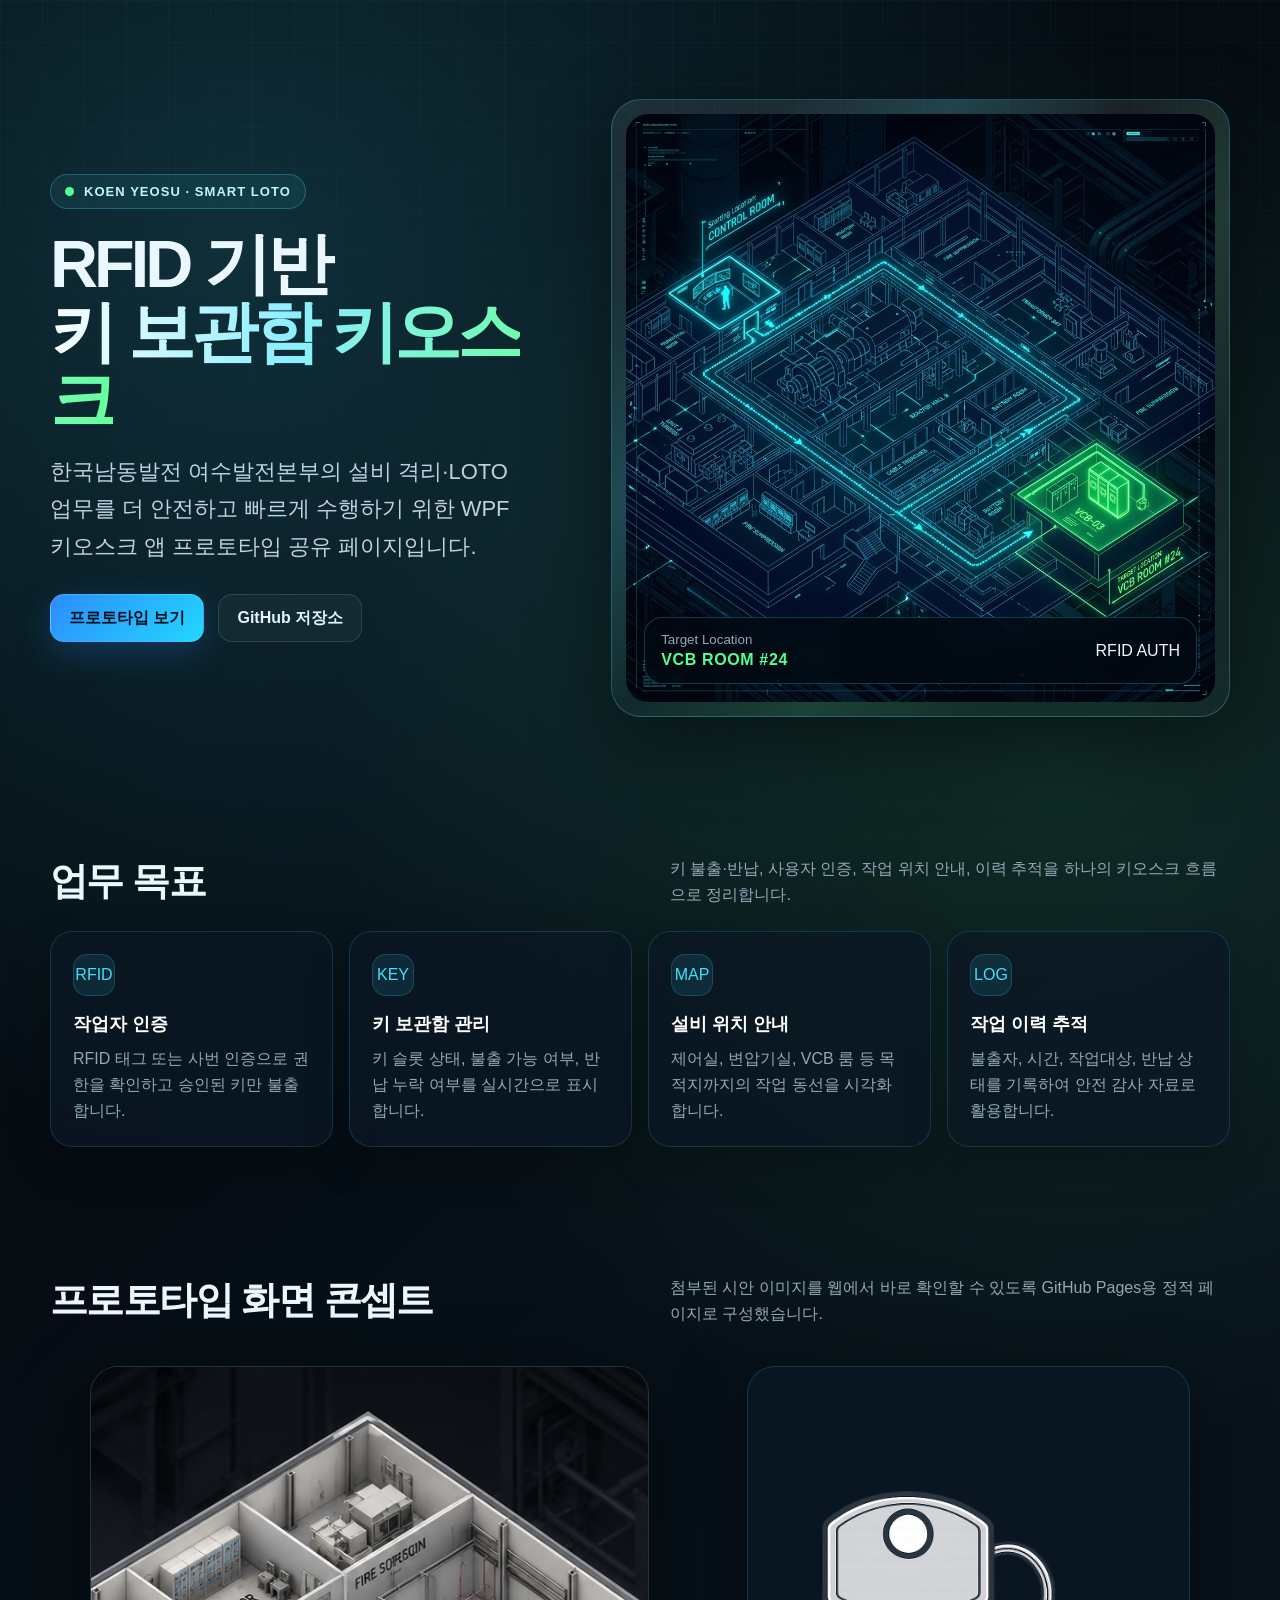
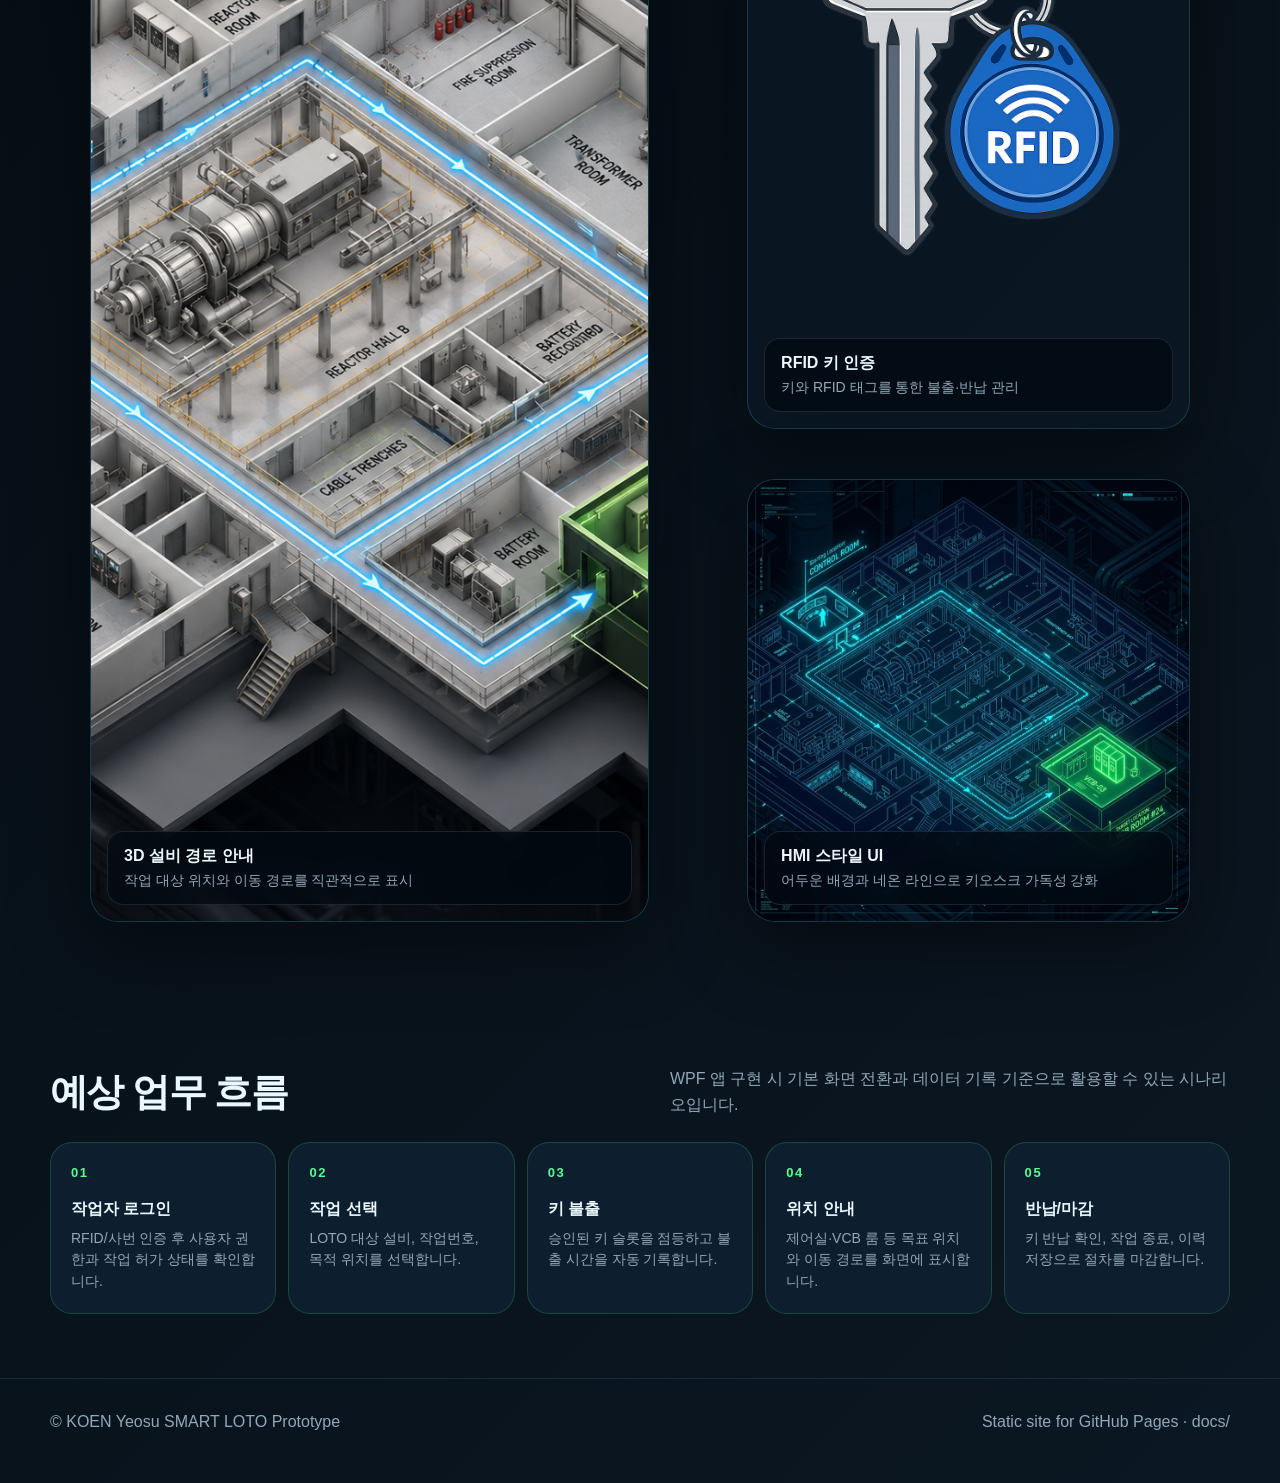
<file: docs/index.html>
<!doctype html>
<html lang="ko">
<head>
  <meta charset="utf-8" />
  <meta name="viewport" content="width=device-width, initial-scale=1" />
  <title>KOEN 여수발전본부 SMART LOTO 키오스크 프로토타입</title>
  <meta name="description" content="한국남동발전 여수발전본부 SMART LOTO 키 보관함 키오스크 WPF 앱 프로토타입 공유 페이지" />
  <style>
    :root {
      color-scheme: dark;
      --bg: #071018;
      --panel: rgba(11, 24, 36, 0.78);
      --panel-strong: rgba(14, 31, 48, 0.94);
      --line: rgba(75, 221, 255, 0.28);
      --cyan: #42ddff;
      --blue: #2d8cff;
      --green: #55ff91;
      --text: #eaf7ff;
      --muted: #92a8b8;
      --shadow: 0 24px 80px rgba(0, 0, 0, 0.45);
    }

    * { box-sizing: border-box; }
    html { scroll-behavior: smooth; }
    body {
      margin: 0;
      font-family: "Pretendard", "Noto Sans KR", "Segoe UI", Arial, sans-serif;
      color: var(--text);
      background:
        radial-gradient(circle at 18% 8%, rgba(66, 221, 255, 0.18), transparent 30%),
        radial-gradient(circle at 82% 24%, rgba(85, 255, 145, 0.12), transparent 28%),
        linear-gradient(135deg, #03070b 0%, #071018 46%, #0b1722 100%);
      min-height: 100vh;
      overflow-x: hidden;
    }

    body::before {
      content: "";
      position: fixed;
      inset: 0;
      pointer-events: none;
      background-image:
        linear-gradient(rgba(66, 221, 255, 0.05) 1px, transparent 1px),
        linear-gradient(90deg, rgba(66, 221, 255, 0.05) 1px, transparent 1px);
      background-size: 42px 42px;
      mask-image: linear-gradient(to bottom, rgba(0,0,0,.7), transparent 82%);
    }

    a { color: inherit; }

    .wrap { width: min(1180px, calc(100% - 36px)); margin: 0 auto; }

    .hero {
      position: relative;
      min-height: 88vh;
      display: grid;
      align-items: center;
      padding: 72px 0 48px;
    }

    .hero-grid {
      display: grid;
      grid-template-columns: 0.92fr 1.08fr;
      gap: 34px;
      align-items: center;
    }

    .badge {
      display: inline-flex;
      align-items: center;
      gap: 10px;
      padding: 9px 14px;
      border: 1px solid var(--line);
      border-radius: 999px;
      background: rgba(66, 221, 255, 0.08);
      color: #bff5ff;
      letter-spacing: .08em;
      font-size: 13px;
      font-weight: 700;
    }

    .pulse {
      width: 9px; height: 9px; border-radius: 50%; background: var(--green);
      box-shadow: 0 0 0 0 rgba(85, 255, 145, .65);
      animation: pulse 1.8s infinite;
    }

    @keyframes pulse { 70% { box-shadow: 0 0 0 12px rgba(85,255,145,0); } 100% { box-shadow: 0 0 0 0 rgba(85,255,145,0); } }

    h1 {
      margin: 22px 0 18px;
      font-size: clamp(38px, 5.2vw, 78px);
      line-height: 1.02;
      letter-spacing: -0.06em;
    }

    .gradient {
      background: linear-gradient(100deg, #fff 0%, #8deeff 45%, #66ff9a 100%);
      -webkit-background-clip: text;
      background-clip: text;
      color: transparent;
    }

    .lead {
      margin: 0 0 28px;
      color: #bdd2df;
      font-size: clamp(17px, 2vw, 22px);
      line-height: 1.72;
      word-break: keep-all;
    }

    .actions { display: flex; gap: 14px; flex-wrap: wrap; }
    .btn {
      display: inline-flex; align-items: center; justify-content: center; gap: 10px;
      min-height: 48px; padding: 0 18px; border-radius: 14px;
      text-decoration: none; font-weight: 800;
      border: 1px solid rgba(255,255,255,.12);
      transition: transform .18s ease, border-color .18s ease, background .18s ease;
    }
    .btn:hover { transform: translateY(-2px); }
    .btn.primary { background: linear-gradient(135deg, var(--blue), #23d7ff); color: #00111b; box-shadow: 0 10px 35px rgba(45,140,255,.24); }
    .btn.ghost { background: rgba(255,255,255,.04); color: #dff8ff; }

    .device {
      position: relative;
      border: 1px solid var(--line);
      border-radius: 30px;
      background: linear-gradient(180deg, rgba(255,255,255,.08), rgba(255,255,255,.025));
      box-shadow: var(--shadow);
      overflow: hidden;
      padding: 14px;
    }
    .device::before {
      content: ""; position: absolute; inset: -2px;
      background: linear-gradient(130deg, transparent 15%, rgba(66,221,255,.34), transparent 46%, rgba(85,255,145,.24), transparent 78%);
      animation: sweep 6s linear infinite; opacity: .45;
    }
    @keyframes sweep { to { transform: rotate(360deg); } }
    .device-inner { position: relative; border-radius: 22px; overflow: hidden; background: #050b11; }
    .device img { width: 100%; display: block; aspect-ratio: 1 / 1; object-fit: cover; }
    .hud {
      position: absolute; left: 18px; right: 18px; bottom: 18px;
      display: grid; grid-template-columns: 1fr auto; gap: 12px; align-items: center;
      padding: 14px 16px; border: 1px solid rgba(66,221,255,.24); border-radius: 18px;
      background: rgba(2, 10, 18, .76); backdrop-filter: blur(14px);
    }
    .hud small { color: var(--muted); display: block; margin-bottom: 4px; }
    .hud strong { color: var(--green); letter-spacing: .04em; }

    section { padding: 64px 0; }
    .section-title { display:flex; justify-content:space-between; align-items:end; gap:20px; margin-bottom:24px; }
    .section-title h2 { margin:0; font-size: clamp(28px, 3vw, 42px); letter-spacing:-.04em; }
    .section-title p { margin:0; color:var(--muted); line-height:1.6; max-width: 560px; }

    .cards { display:grid; grid-template-columns: repeat(4, 1fr); gap:16px; }
    .card {
      padding: 22px; border-radius: 22px; background: var(--panel);
      border: 1px solid rgba(66,221,255,.17); box-shadow: 0 16px 45px rgba(0,0,0,.22);
    }
    .card b { display:block; color:#fff; font-size: 18px; margin-bottom:10px; }
    .card span { color:var(--muted); line-height:1.62; }
    .icon { width:42px; height:42px; display:grid; place-items:center; border-radius:14px; margin-bottom:16px; background: rgba(66,221,255,.1); color: var(--cyan); border: 1px solid rgba(66,221,255,.18); }

    .gallery { display:grid; grid-template-columns: 1.1fr .9fr; gap:18px; }
    .shot { position:relative; overflow:hidden; border-radius:28px; border:1px solid rgba(66,221,255,.18); background:var(--panel); box-shadow:var(--shadow); }
    .shot img { width:100%; height:100%; display:block; object-fit:cover; }
    .shot.big { min-height: 540px; }
    .shot.small { min-height: 260px; }
    .stack { display:grid; gap:18px; }
    .caption { position:absolute; left:16px; bottom:16px; right:16px; padding:14px 16px; border-radius:16px; background:rgba(2,10,18,.75); border:1px solid rgba(255,255,255,.1); backdrop-filter: blur(14px); }
    .caption b { display:block; margin-bottom:4px; }
    .caption span { color:var(--muted); font-size:14px; }

    .flow { display:grid; grid-template-columns: repeat(5, 1fr); gap:12px; counter-reset: step; }
    .step { position:relative; padding:20px; min-height:150px; border-radius:22px; background:var(--panel-strong); border:1px solid rgba(85,255,145,.18); }
    .step::before { counter-increment: step; content: "0" counter(step); color: var(--green); font-weight:900; font-size:13px; letter-spacing:.12em; }
    .step b { display:block; margin:18px 0 8px; }
    .step span { color:var(--muted); line-height:1.55; font-size:14px; }

    footer { padding: 34px 0 52px; color: var(--muted); border-top: 1px solid rgba(66,221,255,.12); }
    footer .wrap { display:flex; justify-content:space-between; gap:18px; flex-wrap:wrap; }

    @media (max-width: 920px) {
      .hero-grid, .gallery { grid-template-columns: 1fr; }
      .cards { grid-template-columns: repeat(2, 1fr); }
      .flow { grid-template-columns: repeat(2, 1fr); }
      .shot.big { min-height: 380px; }
    }
    @media (max-width: 560px) {
      .wrap { width: min(100% - 24px, 1180px); }
      .cards, .flow { grid-template-columns: 1fr; }
      .hero { padding-top: 42px; }
      .actions { flex-direction: column; }
      .btn { width: 100%; }
      .hud { grid-template-columns: 1fr; }
    }
  </style>
</head>
<body>
  <main>
    <section class="hero">
      <div class="wrap hero-grid">
        <div>
          <div class="badge"><span class="pulse"></span> KOEN YEOSU · SMART LOTO</div>
          <h1>RFID 기반<br><span class="gradient">키 보관함 키오스크</span></h1>
          <p class="lead">한국남동발전 여수발전본부의 설비 격리·LOTO 업무를 더 안전하고 빠르게 수행하기 위한 WPF 키오스크 앱 프로토타입 공유 페이지입니다.</p>
          <div class="actions">
            <a class="btn primary" href="#prototype">프로토타입 보기</a>
            <a class="btn ghost" href="https://github.com/ArtroVision/KOEN-Yeosu" target="_blank" rel="noreferrer">GitHub 저장소</a>
          </div>
        </div>
        <div class="device" aria-label="SMART LOTO 대표 이미지">
          <div class="device-inner">
            <img src="assets/plant-route-blueprint.jpeg" alt="발전소 내부 경로를 표시한 SMART LOTO 콘셉트 이미지" />
            <div class="hud">
              <div><small>Target Location</small><strong>VCB ROOM #24</strong></div>
              <div>RFID AUTH</div>
            </div>
          </div>
        </div>
      </div>
    </section>

    <section id="overview">
      <div class="wrap">
        <div class="section-title">
          <h2>업무 목표</h2>
          <p>키 불출·반납, 사용자 인증, 작업 위치 안내, 이력 추적을 하나의 키오스크 흐름으로 정리합니다.</p>
        </div>
        <div class="cards">
          <div class="card"><div class="icon">RFID</div><b>작업자 인증</b><span>RFID 태그 또는 사번 인증으로 권한을 확인하고 승인된 키만 불출합니다.</span></div>
          <div class="card"><div class="icon">KEY</div><b>키 보관함 관리</b><span>키 슬롯 상태, 불출 가능 여부, 반납 누락 여부를 실시간으로 표시합니다.</span></div>
          <div class="card"><div class="icon">MAP</div><b>설비 위치 안내</b><span>제어실, 변압기실, VCB 룸 등 목적지까지의 작업 동선을 시각화합니다.</span></div>
          <div class="card"><div class="icon">LOG</div><b>작업 이력 추적</b><span>불출자, 시간, 작업대상, 반납 상태를 기록하여 안전 감사 자료로 활용합니다.</span></div>
        </div>
      </div>
    </section>

    <section id="prototype">
      <div class="wrap">
        <div class="section-title">
          <h2>프로토타입 화면 콘셉트</h2>
          <p>첨부된 시안 이미지를 웹에서 바로 확인할 수 있도록 GitHub Pages용 정적 페이지로 구성했습니다.</p>
        </div>
        <div class="gallery">
          <figure class="shot big">
            <img src="assets/plant-route-3d.png" alt="발전소 설비 배치와 VCB 룸 목표 위치를 표시한 3D 경로 안내" />
            <figcaption class="caption"><b>3D 설비 경로 안내</b><span>작업 대상 위치와 이동 경로를 직관적으로 표시</span></figcaption>
          </figure>
          <div class="stack">
            <figure class="shot small">
              <img src="assets/rfid-key.png" alt="RFID 태그가 달린 키 이미지" />
              <figcaption class="caption"><b>RFID 키 인증</b><span>키와 RFID 태그를 통한 불출·반납 관리</span></figcaption>
            </figure>
            <figure class="shot small">
              <img src="assets/plant-route-blueprint.jpeg" alt="청록색 라인으로 표현한 발전소 경로 안내 블루프린트" />
              <figcaption class="caption"><b>HMI 스타일 UI</b><span>어두운 배경과 네온 라인으로 키오스크 가독성 강화</span></figcaption>
            </figure>
          </div>
        </div>
      </div>
    </section>

    <section id="flow">
      <div class="wrap">
        <div class="section-title">
          <h2>예상 업무 흐름</h2>
          <p>WPF 앱 구현 시 기본 화면 전환과 데이터 기록 기준으로 활용할 수 있는 시나리오입니다.</p>
        </div>
        <div class="flow">
          <div class="step"><b>작업자 로그인</b><span>RFID/사번 인증 후 사용자 권한과 작업 허가 상태를 확인합니다.</span></div>
          <div class="step"><b>작업 선택</b><span>LOTO 대상 설비, 작업번호, 목적 위치를 선택합니다.</span></div>
          <div class="step"><b>키 불출</b><span>승인된 키 슬롯을 점등하고 불출 시간을 자동 기록합니다.</span></div>
          <div class="step"><b>위치 안내</b><span>제어실·VCB 룸 등 목표 위치와 이동 경로를 화면에 표시합니다.</span></div>
          <div class="step"><b>반납/마감</b><span>키 반납 확인, 작업 종료, 이력 저장으로 절차를 마감합니다.</span></div>
        </div>
      </div>
    </section>
  </main>

  <footer>
    <div class="wrap">
      <span>© KOEN Yeosu SMART LOTO Prototype</span>
      <span>Static site for GitHub Pages · docs/</span>
    </div>
  </footer>
</body>
</html>
</file>
